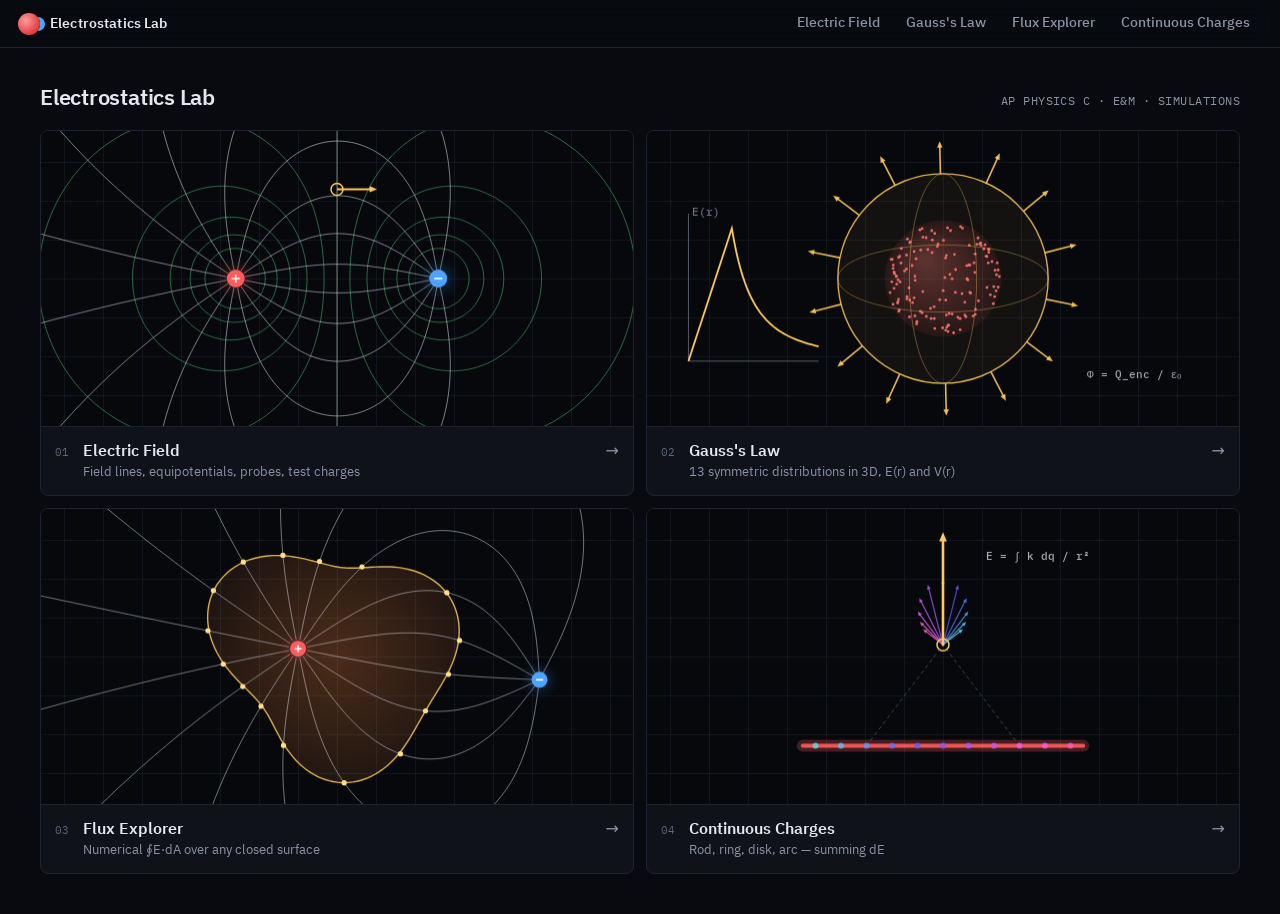
<file: index.html>
<!doctype html>
<html lang="en">
<head>
<meta charset="utf-8">
<meta name="viewport" content="width=device-width, initial-scale=1">
<title>Electrostatics Lab</title>
<meta name="description" content="Interactive electric field and Gauss's law simulations for AP Physics C: E&M.">
<link rel="stylesheet" href="css/style.css">
</head>
<body>
<header id="nav"></header>

<main class="home">
  <div class="home-head">
    <h1>Electrostatics Lab</h1>
    <p>AP PHYSICS C · E&amp;M · SIMULATIONS</p>
  </div>
  <div class="tiles">
    <a class="tile" href="field.html">
      <canvas data-kind="field" aria-hidden="true"></canvas>
      <div class="tile-body"><span class="num">01</span><div><h2>Electric Field</h2><p>Field lines, equipotentials, probes, test charges</p></div><span class="go">→</span></div>
    </a>
    <a class="tile" href="gauss.html">
      <canvas data-kind="gauss" aria-hidden="true"></canvas>
      <div class="tile-body"><span class="num">02</span><div><h2>Gauss's Law</h2><p>13 symmetric distributions in 3D, E(r) and V(r)</p></div><span class="go">→</span></div>
    </a>
    <a class="tile" href="flux.html">
      <canvas data-kind="flux" aria-hidden="true"></canvas>
      <div class="tile-body"><span class="num">03</span><div><h2>Flux Explorer</h2><p>Numerical ∮E·dA over any closed surface</p></div><span class="go">→</span></div>
    </a>
    <a class="tile" href="distributions.html">
      <canvas data-kind="dist" aria-hidden="true"></canvas>
      <div class="tile-body"><span class="num">04</span><div><h2>Continuous Charges</h2><p>Rod, ring, disk, arc — summing dE</p></div><span class="go">→</span></div>
    </a>
  </div>
</main>

<script src="js/common.js"></script>
<script>
EL.buildNav('home');
(function () {
  const PI = Math.PI;
  const fieldAt = (cs, x, y) => {
    let ex = 0, ey = 0, v = 0;
    for (const c of cs) { const dx = x - c.x, dy = y - c.y, r2 = dx * dx + dy * dy + 1e-6, r = Math.sqrt(r2); ex += c.q * dx / (r2 * r); ey += c.q * dy / (r2 * r); v += c.q / r; }
    return [ex, ey, v];
  };
  function lines(ctx, T, cs, perQ, alpha = 0.55, onStep) {
    ctx.strokeStyle = `rgba(226,231,240,${alpha})`; ctx.lineWidth = 1;
    for (const c of cs) {
      if (c.q <= 0) continue;
      const n = Math.round(perQ * c.q);
      for (let k = 0; k < n; k++) {
        const a = PI / n + 2 * PI * k / n;
        let x = c.x + Math.cos(a) * 0.12, y = c.y + Math.sin(a) * 0.12;
        ctx.beginPath(); ctx.moveTo(...T(x, y));
        for (let i = 0; i < 500; i++) {
          const [ex, ey] = fieldAt(cs, x, y), m = Math.hypot(ex, ey) || 1;
          const nx = x + ex / m * 0.02, ny = y + ey / m * 0.02;
          if (onStep) onStep(x, y, nx, ny);
          x = nx; y = ny; ctx.lineTo(...T(x, y));
          if (cs.some(o => o.q < 0 && Math.hypot(x - o.x, y - o.y) < 0.1) || Math.abs(x) > 6 || Math.abs(y) > 4) break;
        }
        ctx.stroke();
      }
    }
  }
  function charge(ctx, T, s, x, y, q, r = 8) {
    const [px, py] = T(x, y);
    const g = ctx.createRadialGradient(px, py, 0, px, py, r * 3);
    g.addColorStop(0, q > 0 ? 'rgba(255,93,93,0.35)' : 'rgba(77,163,255,0.35)'); g.addColorStop(1, 'rgba(0,0,0,0)');
    ctx.fillStyle = g; ctx.beginPath(); ctx.arc(px, py, r * 3, 0, 2 * PI); ctx.fill();
    ctx.fillStyle = q > 0 ? '#ff5d5d' : '#4da3ff'; ctx.beginPath(); ctx.arc(px, py, r, 0, 2 * PI); ctx.fill();
    ctx.strokeStyle = '#fff'; ctx.lineWidth = 1.6; ctx.beginPath();
    ctx.moveTo(px - r * .45, py); ctx.lineTo(px + r * .45, py);
    if (q > 0) { ctx.moveTo(px, py - r * .45); ctx.lineTo(px, py + r * .45); }
    ctx.stroke();
  }
  function arrowTo(ctx, x0, y0, x1, y1, color, w = 1.6, head = 6) {
    const a = Math.atan2(y1 - y0, x1 - x0);
    ctx.strokeStyle = ctx.fillStyle = color; ctx.lineWidth = w;
    ctx.beginPath(); ctx.moveTo(x0, y0); ctx.lineTo(x1 - Math.cos(a) * head * .6, y1 - Math.sin(a) * head * .6); ctx.stroke();
    ctx.beginPath(); ctx.moveTo(x1, y1);
    ctx.lineTo(x1 - head * Math.cos(a - .4), y1 - head * Math.sin(a - .4));
    ctx.lineTo(x1 - head * Math.cos(a + .4), y1 - head * Math.sin(a + .4)); ctx.closePath(); ctx.fill();
  }
  function grid(ctx, w, h, s, cx, cy) {
    ctx.strokeStyle = 'rgba(42,50,66,0.35)'; ctx.lineWidth = 1; ctx.beginPath();
    for (let x = cx % (s / 2); x < w; x += s / 2) { ctx.moveTo(Math.round(x) + .5, 0); ctx.lineTo(Math.round(x) + .5, h); }
    for (let y = cy % (s / 2); y < h; y += s / 2) { ctx.moveTo(0, Math.round(y) + .5); ctx.lineTo(w, Math.round(y) + .5); }
    ctx.stroke();
  }
  function contours(ctx, T, cs, levels, x0, x1, y0, y1, step) {
    const nx = Math.ceil((x1 - x0) / step), ny = Math.ceil((y1 - y0) / step);
    const V = []; for (let j = 0; j <= ny; j++) { V.push([]); for (let i = 0; i <= nx; i++) V[j].push(fieldAt(cs, x0 + i * step, y0 + j * step)[2]); }
    ctx.lineWidth = 1;
    for (const L of levels) {
      ctx.strokeStyle = L === 0 ? 'rgba(220,255,230,0.5)' : 'rgba(87,227,137,0.45)';
      ctx.beginPath();
      for (let j = 0; j < ny; j++) for (let i = 0; i < nx; i++) {
        const a = V[j][i], b = V[j][i + 1], c = V[j + 1][i + 1], d = V[j + 1][i];
        const pts = [];
        const edge = (p, q, xa, ya, xb, yb) => { if ((p > L) !== (q > L)) { const t = (L - p) / (q - p); pts.push([xa + (xb - xa) * t, ya + (yb - ya) * t]); } };
        const X = x0 + i * step, Y = y0 + j * step;
        edge(a, b, X, Y, X + step, Y); edge(b, c, X + step, Y, X + step, Y + step); edge(d, c, X, Y + step, X + step, Y + step); edge(a, d, X, Y, X, Y + step);
        if (pts.length >= 2) { ctx.moveTo(...T(...pts[0])); ctx.lineTo(...T(...pts[1])); }
        if (pts.length === 4) { ctx.moveTo(...T(...pts[2])); ctx.lineTo(...T(...pts[3])); }
      }
      ctx.stroke();
    }
  }

  const DRAW = {
    field(ctx, w, h, s, T) {
      const cs = [{ x: -1.3, y: 0, q: 1 }, { x: 1.3, y: 0, q: -1 }];
      contours(ctx, T, cs, [-2.2, -1.4, -0.9, -0.5, -0.2, 0, 0.2, 0.5, 0.9, 1.4, 2.2], -4.5, 4.5, -2.2, 2.2, 0.06);
      lines(ctx, T, cs, 16);
      for (const c of cs) charge(ctx, T, s, c.x, c.y, c.q, 9);
      const [px, py] = T(0, 1.15), [ex, ey] = fieldAt(cs, 0, 1.15), m = Math.hypot(ex, ey);
      ctx.strokeStyle = '#ffc95c'; ctx.lineWidth = 1.5; ctx.beginPath(); ctx.arc(px, py, 6, 0, 2 * PI); ctx.stroke();
      arrowTo(ctx, px, py, px + ex / m * 40, py - ey / m * 40, '#ffc95c', 2, 8);
    },
    gauss(ctx, w, h, s, T) {
      const [cx, cy] = T(0, 0), R = s * 0.75, r = s * 1.35;
      // charged sphere
      const g = ctx.createRadialGradient(cx - R * .3, cy - R * .3, R * .1, cx, cy, R);
      g.addColorStop(0, 'rgba(255,120,120,0.30)'); g.addColorStop(1, 'rgba(255,93,93,0.08)');
      ctx.fillStyle = g; ctx.beginPath(); ctx.arc(cx, cy, R, 0, 2 * PI); ctx.fill();
      let seed = 7; const rnd = () => (seed = (seed * 16807) % 2147483647) / 2147483647;
      for (let i = 0; i < 140; i++) {
        const rr = R * Math.cbrt(rnd()) * 0.97, a = rnd() * 2 * PI;
        ctx.fillStyle = 'rgba(255,110,110,0.9)'; ctx.beginPath(); ctx.arc(cx + rr * Math.cos(a), cy + rr * Math.sin(a) * 0.98, 1.4, 0, 2 * PI); ctx.fill();
      }
      // Gaussian sphere: outline, equator and meridian ellipses
      ctx.strokeStyle = 'rgba(255,201,92,0.85)'; ctx.lineWidth = 1.4;
      ctx.beginPath(); ctx.arc(cx, cy, r, 0, 2 * PI); ctx.stroke();
      ctx.strokeStyle = 'rgba(255,201,92,0.35)'; ctx.lineWidth = 1;
      for (const k of [0.32]) { ctx.beginPath(); ctx.ellipse(cx, cy, r, r * k, 0, 0, 2 * PI); ctx.stroke(); ctx.beginPath(); ctx.ellipse(cx, cy, r * k, r, 0, 0, 2 * PI); ctx.stroke(); }
      ctx.fillStyle = 'rgba(255,201,92,0.05)'; ctx.beginPath(); ctx.arc(cx, cy, r, 0, 2 * PI); ctx.fill();
      for (let i = 0; i < 14; i++) {
        const a = 2 * PI * i / 14 + 0.2;
        arrowTo(ctx, cx + r * Math.cos(a), cy + r * Math.sin(a), cx + (r + s * 0.42) * Math.cos(a), cy + (r + s * 0.42) * Math.sin(a), 'rgba(255,201,92,0.9)', 1.6, 7);
      }
      ctx.fillStyle = 'rgba(228,231,238,0.7)'; ctx.font = '500 11px "Plex Mono", monospace';
      if (w > 520) ctx.fillText('Φ = Q_enc / ε₀', cx + r + s * 0.5, cy + r * 0.95);
      // small E(r) sketch on the left
      const gx = w * 0.07, gy = h * 0.78, gw = w * 0.22, gh = h * 0.5;
      ctx.strokeStyle = 'rgba(138,147,166,0.6)'; ctx.lineWidth = 1;
      ctx.beginPath(); ctx.moveTo(gx, gy - gh); ctx.lineTo(gx, gy); ctx.lineTo(gx + gw, gy); ctx.stroke();
      ctx.strokeStyle = '#ffc95c'; ctx.lineWidth = 1.8; ctx.beginPath();
      for (let i = 0; i <= 60; i++) { const u = i / 60 * 3, e = u < 1 ? u : 1 / (u * u); const X = gx + gw * u / 3, Y = gy - gh * 0.9 * e; i ? ctx.lineTo(X, Y) : ctx.moveTo(X, Y); }
      ctx.stroke();
      ctx.fillStyle = 'rgba(138,147,166,0.8)'; ctx.fillText('E(r)', gx + 4, gy - gh + 2);
    },
    flux(ctx, w, h, s, T) {
      const cs = [{ x: -0.5, y: 0.1, q: 1 }, { x: 2.6, y: -0.3, q: -0.7 }];
      const rad = th => 1.45 * (1 + 0.16 * Math.sin(3 * th) + 0.08 * Math.cos(2 * th + 1));
      const inside = (x, y) => Math.hypot(x, y) < rad(Math.atan2(y, x));
      ctx.beginPath();
      for (let i = 0; i <= 200; i++) { const th = 2 * PI * i / 200, r = rad(th); const p = T(r * Math.cos(th), r * Math.sin(th)); i ? ctx.lineTo(...p) : ctx.moveTo(...p); }
      ctx.closePath();
      const [cx, cy] = T(0, 0);
      const g = ctx.createRadialGradient(cx, cy, 0, cx, cy, s * 1.7);
      g.addColorStop(0, 'rgba(255,138,61,0.28)'); g.addColorStop(1, 'rgba(255,138,61,0.10)');
      ctx.fillStyle = g; ctx.fill();
      ctx.strokeStyle = 'rgba(255,201,92,0.85)'; ctx.lineWidth = 1.4; ctx.stroke();
      const dots = [];
      lines(ctx, T, cs, 16, 0.5, (x, y, nx, ny) => { if (inside(x, y) !== inside(nx, ny)) dots.push([nx, ny, inside(x, y)]); });
      for (const [x, y, out] of dots) { const p = T(x, y); ctx.fillStyle = out ? '#ffe08a' : '#5fd0ff'; ctx.beginPath(); ctx.arc(p[0], p[1], 2.6, 0, 2 * PI); ctx.fill(); }
      for (const c of cs) charge(ctx, T, s, c.x, c.y, c.q, 8);
    },
    dist(ctx, w, h, s, T) {
      const N = 11, L = 3.6, yR = -1.15, P = [0, 0.15];
      const [a0, b0] = T(-L / 2, yR), [a1] = T(L / 2, yR);
      ctx.strokeStyle = 'rgba(255,93,93,0.25)'; ctx.lineWidth = 12; ctx.lineCap = 'round';
      ctx.beginPath(); ctx.moveTo(a0, b0); ctx.lineTo(a1, b0); ctx.stroke();
      ctx.strokeStyle = 'rgba(255,93,93,0.9)'; ctx.lineWidth = 4; ctx.beginPath(); ctx.moveTo(a0, b0); ctx.lineTo(a1, b0); ctx.stroke();
      const [px, py] = T(...P);
      let sx = 0, sy = 0; const des = [];
      for (let i = 0; i < N; i++) {
        const x = -L / 2 + (i + 0.5) * L / N, dx = P[0] - x, dy = P[1] - yR, r2 = dx * dx + dy * dy, r = Math.sqrt(r2);
        des.push([dx / (r2 * r), dy / (r2 * r), i / (N - 1), x]); sx += dx / (r2 * r); sy += dy / (r2 * r);
      }
      const maxd = Math.max(...des.map(d => Math.hypot(d[0], d[1]))), S = s * 0.85 / maxd;
      for (const i of [2, N - 3]) { const q = T(des[i][3], yR); ctx.strokeStyle = 'rgba(228,231,238,0.25)'; ctx.setLineDash([3, 4]); ctx.lineWidth = 1; ctx.beginPath(); ctx.moveTo(q[0], q[1]); ctx.lineTo(px, py); ctx.stroke(); ctx.setLineDash([]); }
      for (const [ex, ey, t, x] of des) {
        const col = `hsla(${190 + 130 * t},90%,66%,0.8)`;
        const q = T(x, yR); ctx.fillStyle = col; ctx.beginPath(); ctx.arc(q[0], q[1], 3, 0, 2 * PI); ctx.fill();
        arrowTo(ctx, px, py, px + ex * S, py - ey * S, col, 1.2, 5);
      }
      const m = Math.hypot(sx, sy);
      arrowTo(ctx, px, py, px + sx / m * s * 1.45, py - sy / m * s * 1.45, '#ffc95c', 2.6, 10);
      ctx.strokeStyle = '#ffc95c'; ctx.lineWidth = 1.5; ctx.beginPath(); ctx.arc(px, py, 6, 0, 2 * PI); ctx.stroke();
      ctx.fillStyle = 'rgba(228,231,238,0.75)'; ctx.font = '500 11px "Plex Mono", monospace';
      if (w > 520) ctx.fillText('E = ∫ k dq / r²', px + s * 0.55, py - s * 1.1);
    }
  };

  function drawAll() {
    document.querySelectorAll('canvas[data-kind]').forEach(cv => {
      const ctx = cv.getContext('2d');
      const { w, h } = EL.fitCanvas(cv, ctx);
      ctx.fillStyle = '#06080c'; ctx.fillRect(0, 0, w, h);
      const s = h / 3.8, cx = w / 2, cy = h / 2;
      grid(ctx, w, h, s, cx, cy);
      const T = (x, y) => [cx + x * s, cy - y * s];
      DRAW[cv.dataset.kind](ctx, w, h, s, T);
    });
  }
  let raf = 0;
  const schedule = () => { cancelAnimationFrame(raf); raf = requestAnimationFrame(drawAll); };
  new ResizeObserver(schedule).observe(document.querySelector('.tiles'));
  if (document.fonts) document.fonts.ready.then(schedule);
})();
</script>
</body>
</html>
</file>
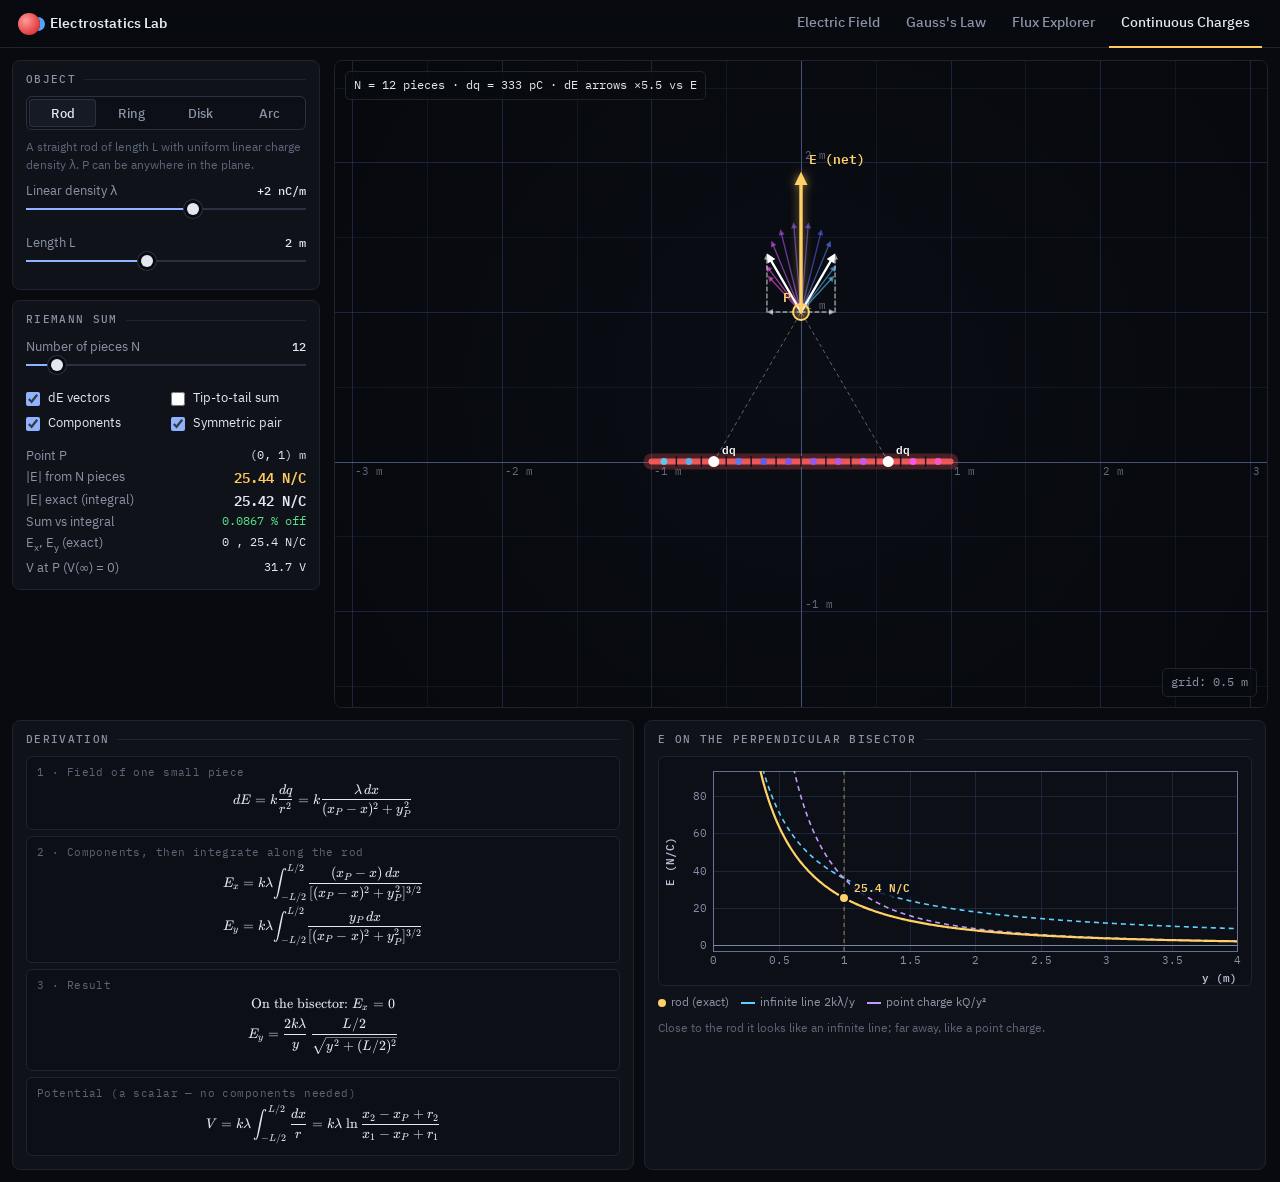
<file: distributions.html>
<!doctype html>
<html lang="en">
<head>
<meta charset="utf-8">
<meta name="viewport" content="width=device-width, initial-scale=1">
<title>Continuous Charges</title>
<meta name="description" content="See how the electric field of a rod, ring, disk and arc is built from dq elements — numerical sum vs exact integral.">
<link rel="stylesheet" href="vendor/katex/katex.min.css">
<link rel="stylesheet" href="css/style.css">
</head>
<body>
<header id="nav"></header>

<main class="lab three-col">
  <aside class="sidebar">

    <section class="panel">
      <h3><span class="dot"></span>Object</h3>
      <div class="seg" id="modeSeg">
        <button data-m="rod" class="active">Rod</button>
        <button data-m="ring">Ring</button>
        <button data-m="disk">Disk</button>
        <button data-m="arc">Arc</button>
      </div>
      <p class="hint" id="modeDesc" style="margin-top:8px"></p>
      <div id="paramBox"></div>
    </section>

    <section class="panel">
      <h3><span class="dot" style="background:var(--gauss);box-shadow:0 0 8px var(--gauss)"></span>Riemann sum</h3>
      <div class="slider"><div class="top"><span>Number of pieces N</span><b id="NVal"></b></div><input type="range" id="N" min="1" max="120" step="1" value="12"></div>
      <div class="checks" style="margin-top:6px">
        <label class="check"><input type="checkbox" id="optDE" checked> dE vectors</label>
        <label class="check"><input type="checkbox" id="optChain"> Tip-to-tail sum</label>
        <label class="check"><input type="checkbox" id="optComp" checked> Components</label>
        <label class="check"><input type="checkbox" id="optPair" checked> Symmetric pair</label>
      </div>
      <dl class="readout" style="margin-top:10px">
        <dt>Point P</dt><dd id="o_P">—</dd>
        <dt>|E| from N pieces</dt><dd id="o_Enum" class="big hl-g">—</dd>
        <dt>|E| exact (integral)</dt><dd id="o_Eex" class="big">—</dd>
        <dt>Sum vs integral</dt><dd id="o_err">—</dd>
        <dt>E<sub>x</sub>, E<sub>y</sub> (exact)</dt><dd id="o_comp">—</dd>
        <dt>V at P (V(∞) = 0)</dt><dd id="o_V">—</dd>
      </dl>
    </section>
  </aside>

  <div class="stage" id="stage">
    <canvas id="cv" aria-label="Continuous charge distribution canvas"></canvas>
    <div class="hud tl" id="hud"></div>
    <div class="hud br" id="scaleHud">grid: 0.5 m</div>
  </div>

  <aside class="rightcol">
    <section class="panel">
      <h3><span class="dot" style="background:var(--gauss);box-shadow:0 0 8px var(--gauss)"></span>Derivation</h3>
      <div class="formula"><span class="cap" id="f1cap">1 · Field of one small piece</span><span id="f1"></span></div>
      <div class="formula"><span class="cap" id="f2cap">2 · Use symmetry, then integrate</span><span id="f2"></span></div>
      <div class="formula"><span class="cap">3 · Result</span><span id="f3"></span></div>
      <div class="formula"><span class="cap">Potential (a scalar — no components needed)</span><span id="f4"></span></div>
    </section>
    <section class="panel">
      <h3><span class="dot" style="background:var(--gauss);box-shadow:0 0 8px var(--gauss)"></span><span id="gTitle">Graph</span></h3>
      <div class="graph" style="height:230px"><canvas id="graph"></canvas></div>
      <div class="legend" id="gLegend" style="margin-top:8px"></div>
      <p class="hint" id="gNote"></p>
    </section>
  </aside>
</main>

<script src="vendor/katex/katex.min.js"></script>
<script src="js/common.js"></script>
<script src="js/plot.js"></script>
<script src="js/distributions.js"></script>
</body>
</html>
</file>
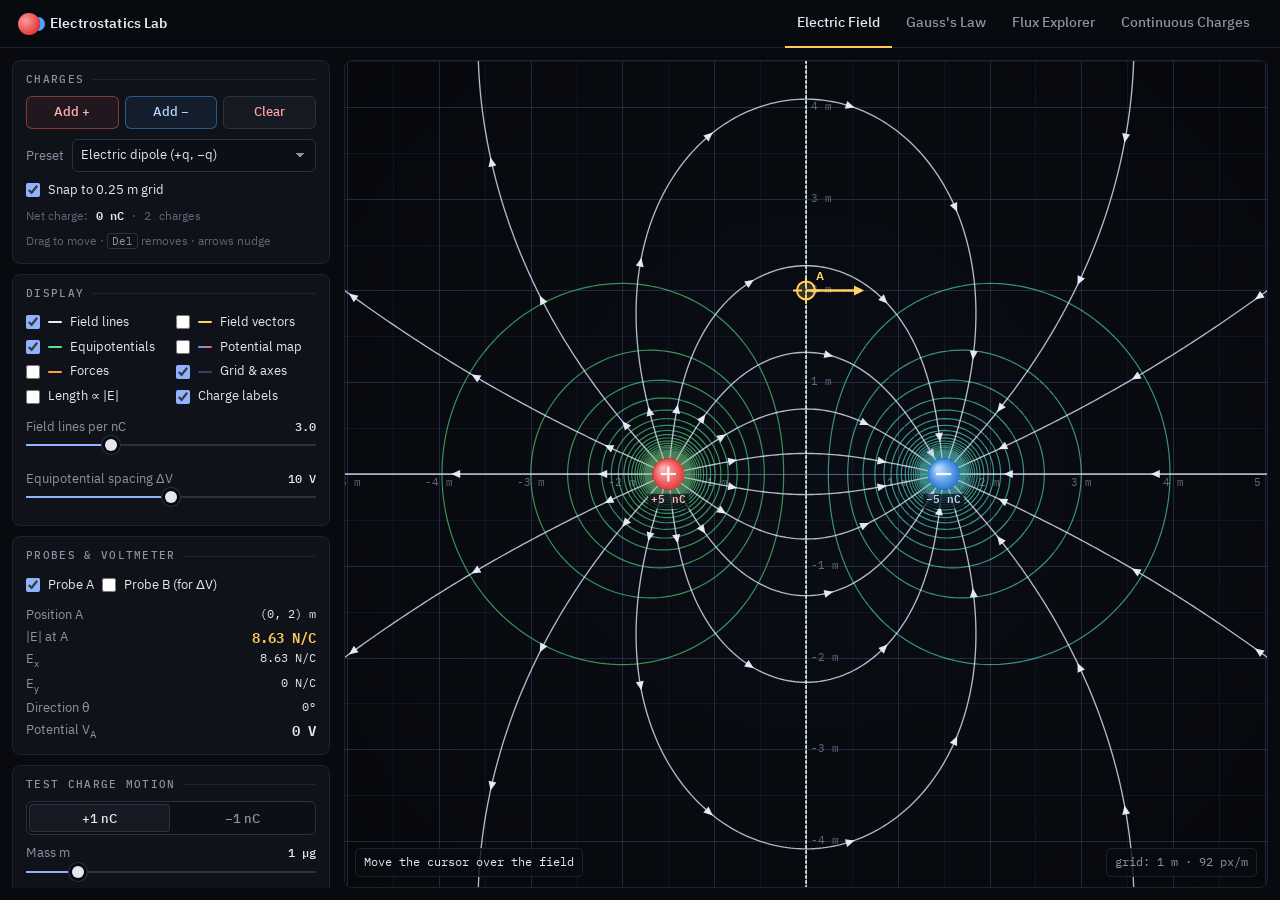
<file: field.html>
<!doctype html>
<html lang="en">
<head>
<meta charset="utf-8">
<meta name="viewport" content="width=device-width, initial-scale=1">
<title>Electric Field Lab</title>
<meta name="description" content="Interactive electric field, field line, equipotential and potential simulator for AP Physics C: E&M.">
<link rel="stylesheet" href="vendor/katex/katex.min.css">
<link rel="stylesheet" href="css/style.css">
</head>
<body>
<header id="nav"></header>

<main class="lab">
  <aside class="sidebar">

    <section class="panel">
      <h3><span class="dot"></span>Charges</h3>
      <div class="btn-group">
        <button class="btn pos" id="addPos">Add +</button>
        <button class="btn neg" id="addNeg">Add −</button>
        <button class="btn danger" id="clearAll">Clear</button>
      </div>
      <div class="row" style="margin-top:10px">
        <label for="preset" style="flex:none">Preset</label>
        <select id="preset" class="grow">
          <option value="">Choose a configuration…</option>
          <option value="single">Single positive charge</option>
          <option value="singleNeg">Single negative charge</option>
          <option value="dipole" selected>Electric dipole (+q, −q)</option>
          <option value="like">Two like charges (+q, +q)</option>
          <option value="unequal">Unequal charges (+2q, −q)</option>
          <option value="quad">Quadrupole</option>
          <option value="triangle">Equilateral triangle</option>
          <option value="capacitor">Parallel-plate capacitor</option>
          <option value="rod">Uniformly charged rod</option>
          <option value="rodPoint">Charged rod + point charge</option>
          <option value="random">Random</option>
        </select>
      </div>
      <div class="row" style="margin-top:6px">
        <label class="check"><input type="checkbox" id="snap" checked> Snap to 0.25 m grid</label>
      </div>
      <div class="row hint" style="margin-top:4px">Net charge: <b id="netQ" class="mono" style="color:var(--text)">0 nC</b> · <span id="nCharges">0</span> charges</div>

      <div id="selBox" style="display:none; margin-top:10px; border-top:1px solid var(--line); padding-top:10px">
        <div class="row" style="justify-content:space-between">
          <b style="font-size:13.5px">Selected charge</b>
          <button class="btn small danger" id="delSel">Delete</button>
        </div>
        <div class="slider">
          <div class="top"><span>Charge q</span><b id="selQVal"></b></div>
          <input type="range" id="selQ" min="-10" max="10" step="0.5" value="5">
        </div>
        <div class="row" style="margin-top:6px">
          <label>x (m)</label><input type="number" id="selX" step="0.25" style="width:80px">
          <label>y (m)</label><input type="number" id="selY" step="0.25" style="width:80px">
        </div>
        <dl class="readout" style="margin-top:8px">
          <dt>Net force on it</dt><dd id="selF">—</dd>
          <dt>Direction</dt><dd id="selFdir">—</dd>
        </dl>
      </div>
      <p class="hint">Drag to move · <kbd>Del</kbd> removes · arrows nudge</p>
    </section>

    <section class="panel">
      <h3><span class="dot" style="background:var(--equi);box-shadow:0 0 8px var(--equi)"></span>Display</h3>
      <div class="checks">
        <label class="check"><input type="checkbox" id="showLines" checked><span class="swatch" style="background:#e6ecff"></span>Field lines</label>
        <label class="check"><input type="checkbox" id="showVectors"><span class="swatch" style="background:#ffd166"></span>Field vectors</label>
        <label class="check"><input type="checkbox" id="showEqui" checked><span class="swatch" style="background:var(--equi)"></span>Equipotentials</label>
        <label class="check"><input type="checkbox" id="showHeat"><span class="swatch" style="background:linear-gradient(90deg,var(--neg),var(--pos))"></span>Potential map</label>
        <label class="check"><input type="checkbox" id="showForces"><span class="swatch" style="background:#ff9f43"></span>Forces</label>
        <label class="check"><input type="checkbox" id="showGrid" checked><span class="swatch" style="background:#33406a"></span>Grid &amp; axes</label>
        <label class="check"><input type="checkbox" id="vecLen"> Length ∝ |E|</label>
        <label class="check"><input type="checkbox" id="showLabels" checked> Charge labels</label>
      </div>
      <div class="slider">
        <div class="top"><span>Field lines per nC</span><b id="densityVal"></b></div>
        <input type="range" id="density" min="1" max="8" step="0.5" value="3">
      </div>
      <div class="slider">
        <div class="top"><span>Equipotential spacing ΔV</span><b id="dVVal"></b></div>
        <input type="range" id="dV" min="0" max="6" step="1" value="3">
      </div>
    </section>

    <section class="panel">
      <h3><span class="dot" style="background:var(--gauss);box-shadow:0 0 8px var(--gauss)"></span>Probes &amp; Voltmeter</h3>
      <div class="row">
        <label class="check"><input type="checkbox" id="probeA" checked> Probe A</label>
        <label class="check"><input type="checkbox" id="probeB"> Probe B (for ΔV)</label>
      </div>
      <dl class="readout" style="margin-top:8px">
        <dt>Position A</dt><dd id="pA_pos">—</dd>
        <dt>|E| at A</dt><dd id="pA_E" class="big hl-g">—</dd>
        <dt>E<sub>x</sub></dt><dd id="pA_Ex">—</dd>
        <dt>E<sub>y</sub></dt><dd id="pA_Ey">—</dd>
        <dt>Direction θ</dt><dd id="pA_dir">—</dd>
        <dt>Potential V<sub>A</sub></dt><dd id="pA_V" class="big">—</dd>
      </dl>
      <dl class="readout" id="pBbox" style="margin-top:8px; display:none; border-top:1px solid var(--line); padding-top:8px">
        <dt>V<sub>B</sub></dt><dd id="pB_V">—</dd>
        <dt>ΔV = V<sub>B</sub> − V<sub>A</sub></dt><dd id="pB_dV" class="big">—</dd>
        <dt>W<sub>ext</sub> to move +1 nC A→B</dt><dd id="pB_W">—</dd>
        <dt>W<sub>field</sub> = −qΔV</dt><dd id="pB_Wf">—</dd>
      </dl>
    </section>

    <section class="panel">
      <h3><span class="dot" style="background:#c39bff;box-shadow:0 0 8px #c39bff"></span>Test charge motion</h3>
      <div class="seg" id="testSign">
        <button data-v="1" class="active">+1 nC</button>
        <button data-v="-1">−1 nC</button>
      </div>
      <div class="slider">
        <div class="top"><span>Mass m</span><b id="massVal"></b></div>
        <input type="range" id="mass" min="0.2" max="5" step="0.1" value="1">
      </div>
      <div class="slider">
        <div class="top"><span>Time scale</span><b id="tscaleVal"></b></div>
        <input type="range" id="tscale" min="0.05" max="2" step="0.05" value="0.5">
      </div>
      <div class="btn-group" style="margin-top:8px">
        <button class="btn primary" id="launchBtn">Launch…</button>
        <button class="btn" id="pauseBtn">Pause</button>
        <button class="btn" id="clearParticles">Clear</button>
      </div>
      <dl class="readout" style="margin-top:10px">
        <dt>Speed v</dt><dd id="t_v">—</dd>
        <dt>Kinetic K</dt><dd id="t_K">—</dd>
        <dt>Potential U = qV</dt><dd id="t_U">—</dd>
        <dt>Total K + U</dt><dd id="t_E" class="big">—</dd>
        <dt>Energy drift</dt><dd id="t_drift">—</dd>
      </dl>
      <p class="hint">Press Launch, then drag on the field to aim.</p>
    </section>

    <details class="panel notes">
      <summary>Equations</summary>
      <div class="formula"><span class="cap">Coulomb's law</span><span data-tex="\vec F_{12} = k\dfrac{q_1 q_2}{r^2}\,\hat r_{12},\quad k=\dfrac{1}{4\pi\varepsilon_0}" data-display></span></div>
      <div class="formula"><span class="cap">Superposition of point-charge fields</span><span data-tex="\vec E(\vec r)=\sum_i k\dfrac{q_i}{|\vec r-\vec r_i|^2}\,\hat r_i,\qquad \vec F = q\vec E" data-display></span></div>
      <div class="formula"><span class="cap">Potential (V = 0 at infinity)</span><span data-tex="V(\vec r)=\sum_i k\dfrac{q_i}{|\vec r-\vec r_i|},\qquad U=qV" data-display></span></div>
      <div class="formula"><span class="cap">Field ↔ potential</span><span data-tex="\vec E=-\nabla V,\qquad \Delta V=-\int_A^B \vec E\cdot d\vec\ell" data-display></span></div>
    </details>
  </aside>

  <div class="stage" id="stage">
    <canvas id="cv" aria-label="Electric field canvas"></canvas>
    <div class="hud bl" id="hud">Move the cursor over the field</div>
    <div class="hud br" id="scaleHud">grid: 1 m</div>
    <div class="toast" id="toast"></div>
  </div>
</main>

<script src="vendor/katex/katex.min.js"></script>
<script src="js/common.js"></script>
<script src="js/field.js"></script>
</body>
</html>
</file>
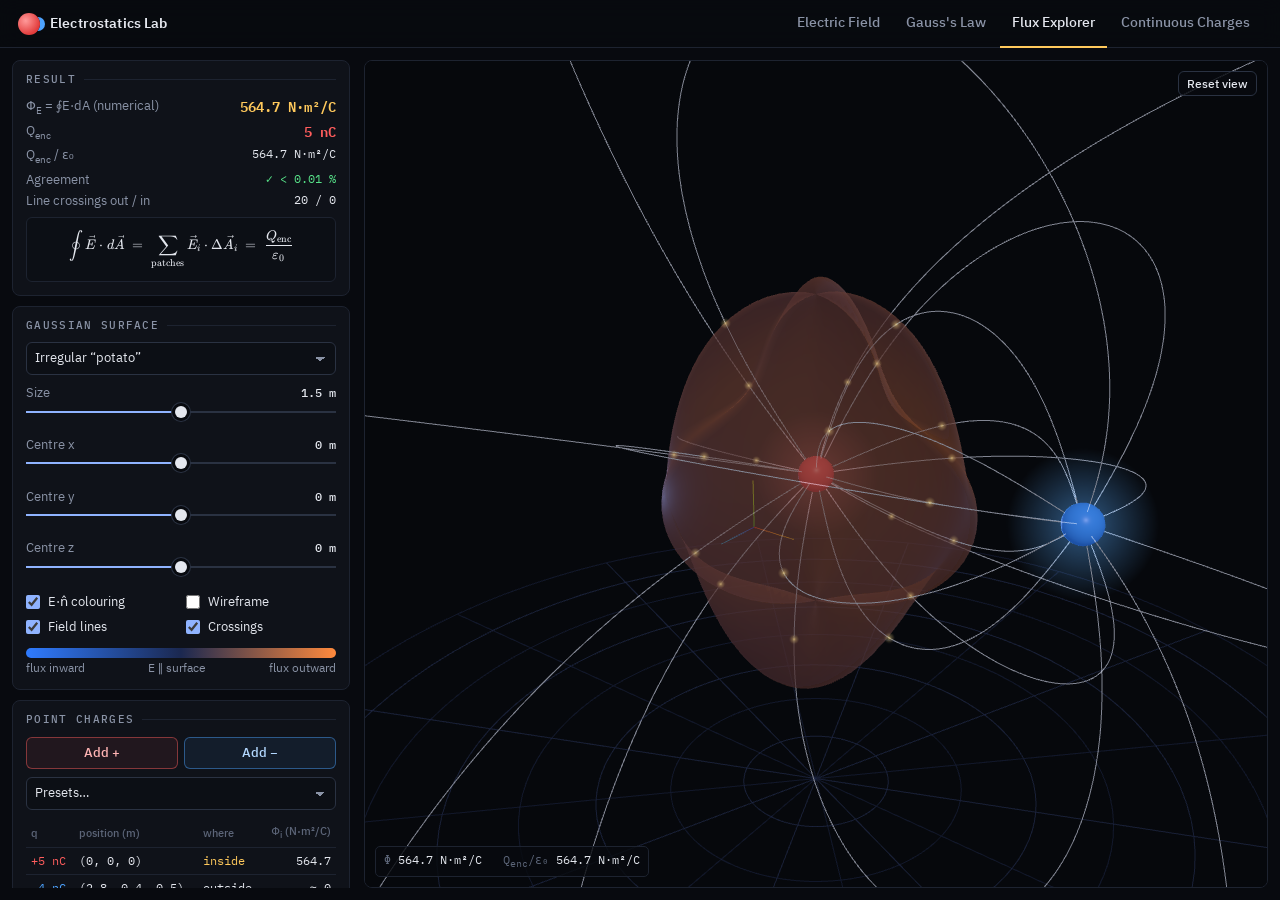
<file: flux.html>
<!doctype html>
<html lang="en">
<head>
<meta charset="utf-8">
<meta name="viewport" content="width=device-width, initial-scale=1">
<title>3D Flux Explorer</title>
<meta name="description" content="Numerically integrate electric flux through any closed surface around 3D point charges and verify Gauss's law.">
<link rel="stylesheet" href="vendor/katex/katex.min.css">
<link rel="stylesheet" href="css/style.css">
</head>
<body>
<header id="nav"></header>

<main class="lab wide-side">
  <aside class="sidebar">

    <section class="panel">
      <h3><span class="dot" style="background:var(--gauss);box-shadow:0 0 8px var(--gauss)"></span>Result</h3>
      <dl class="readout">
        <dt>Φ<sub>E</sub> = ∮E·dA (numerical)</dt><dd id="r_flux" class="big hl-g">—</dd>
        <dt>Q<sub>enc</sub></dt><dd id="r_qenc" class="big">—</dd>
        <dt>Q<sub>enc</sub> / ε₀</dt><dd id="r_pred">—</dd>
        <dt>Agreement</dt><dd id="r_err">—</dd>
        <dt>Line crossings out / in</dt><dd id="r_lines">—</dd>
      </dl>
      <div class="formula" style="margin-top:8px"><span data-tex="\oint \vec E\cdot d\vec A \;=\; \sum_{\text{patches}} \vec E_i\cdot \Delta\vec A_i \;=\; \frac{Q_{\text{enc}}}{\varepsilon_0}" data-display></span></div>
      <p class="hint" id="r_warn" style="color:var(--warn)"></p>
    </section>

    <section class="panel">
      <h3><span class="dot" style="background:var(--gauss);box-shadow:0 0 8px var(--gauss)"></span>Gaussian surface</h3>
      <select id="shape" aria-label="Surface shape">
        <option value="sphere">Sphere</option>
        <option value="cube">Cube</option>
        <option value="cylinder">Cylinder</option>
        <option value="ellipsoid">Ellipsoid</option>
        <option value="potato" selected>Irregular “potato”</option>
      </select>
      <div class="slider"><div class="top"><span>Size</span><b id="sizeVal"></b></div><input type="range" id="size" min="0.5" max="2.5" step="0.05" value="1.5"></div>
      <div class="slider"><div class="top"><span>Centre x</span><b id="cxVal"></b></div><input type="range" id="cx" min="-3" max="3" step="0.05" value="0"></div>
      <div class="slider"><div class="top"><span>Centre y</span><b id="cyVal"></b></div><input type="range" id="cy" min="-3" max="3" step="0.05" value="0"></div>
      <div class="slider"><div class="top"><span>Centre z</span><b id="czVal"></b></div><input type="range" id="cz" min="-3" max="3" step="0.05" value="0"></div>
      <div class="checks" style="margin-top:8px">
        <label class="check"><input type="checkbox" id="optHeat" checked> E·n̂ colouring</label>
        <label class="check"><input type="checkbox" id="optWire"> Wireframe</label>
        <label class="check"><input type="checkbox" id="optLines" checked> Field lines</label>
        <label class="check"><input type="checkbox" id="optCross" checked> Crossings</label>
      </div>
      <div style="margin-top:8px">
        <div style="height:10px;border-radius:5px;background:linear-gradient(90deg,#2f7bff,#1b2850 50%,#ff8a3d)"></div>
        <div class="row" style="justify-content:space-between;font-size:11.5px;color:var(--muted);margin-top:2px"><span>flux inward</span><span>E ∥ surface</span><span>flux outward</span></div>
      </div>
    </section>

    <section class="panel">
      <h3><span class="dot"></span>Point charges</h3>
      <div class="btn-group">
        <button class="btn pos" id="addPos">Add +</button>
        <button class="btn neg" id="addNeg">Add −</button>
      </div>
      <div class="row" style="margin-top:8px">
        <select id="preset" aria-label="Preset">
          <option value="">Presets…</option>
          <option value="inside">One charge inside</option>
          <option value="outside">One inside, one outside</option>
          <option value="dipoleIn">Dipole fully inside (zero net charge)</option>
          <option value="straddle">Dipole straddling the surface</option>
          <option value="three">Three charges</option>
        </select>
      </div>
      <table class="data" style="margin-top:10px" id="chargeTable">
        <thead><tr><th>q</th><th>position (m)</th><th>where</th><th class="r">Φ<sub>i</sub> (N·m²/C)</th></tr></thead>
        <tbody></tbody>
      </table>
      <div id="selBox" style="display:none; margin-top:10px; border-top:1px solid var(--line); padding-top:8px">
        <div class="row" style="justify-content:space-between"><b style="font-size:13.5px">Selected charge</b><button class="btn small danger" id="delSel">Delete</button></div>
        <div class="slider"><div class="top"><span>q</span><b id="sqVal"></b></div><input type="range" id="sq" min="-10" max="10" step="0.5" value="5"></div>
        <div class="slider"><div class="top"><span>x</span><b id="sxVal"></b></div><input type="range" id="sx" min="-4" max="4" step="0.05" value="0"></div>
        <div class="slider"><div class="top"><span>y</span><b id="syVal"></b></div><input type="range" id="sy" min="-4" max="4" step="0.05" value="0"></div>
        <div class="slider"><div class="top"><span>z</span><b id="szVal"></b></div><input type="range" id="sz" min="-4" max="4" step="0.05" value="0"></div>
      </div>
      <p class="hint">Drag charges in 3D · drag empty space to orbit</p>
    </section>
  </aside>

  <div class="stage" id="stage">
    <canvas id="cv3d" aria-label="3D flux view"></canvas>
    <div class="toolbar"><button class="btn small" id="resetCam">Reset view</button></div>
    <div class="hud bl" id="hud">Φ = …</div>
  </div>
</main>

<script src="vendor/katex/katex.min.js"></script>
<script src="js/common.js"></script>
<script type="module" src="js/flux.js"></script>
</body>
</html>
</file>
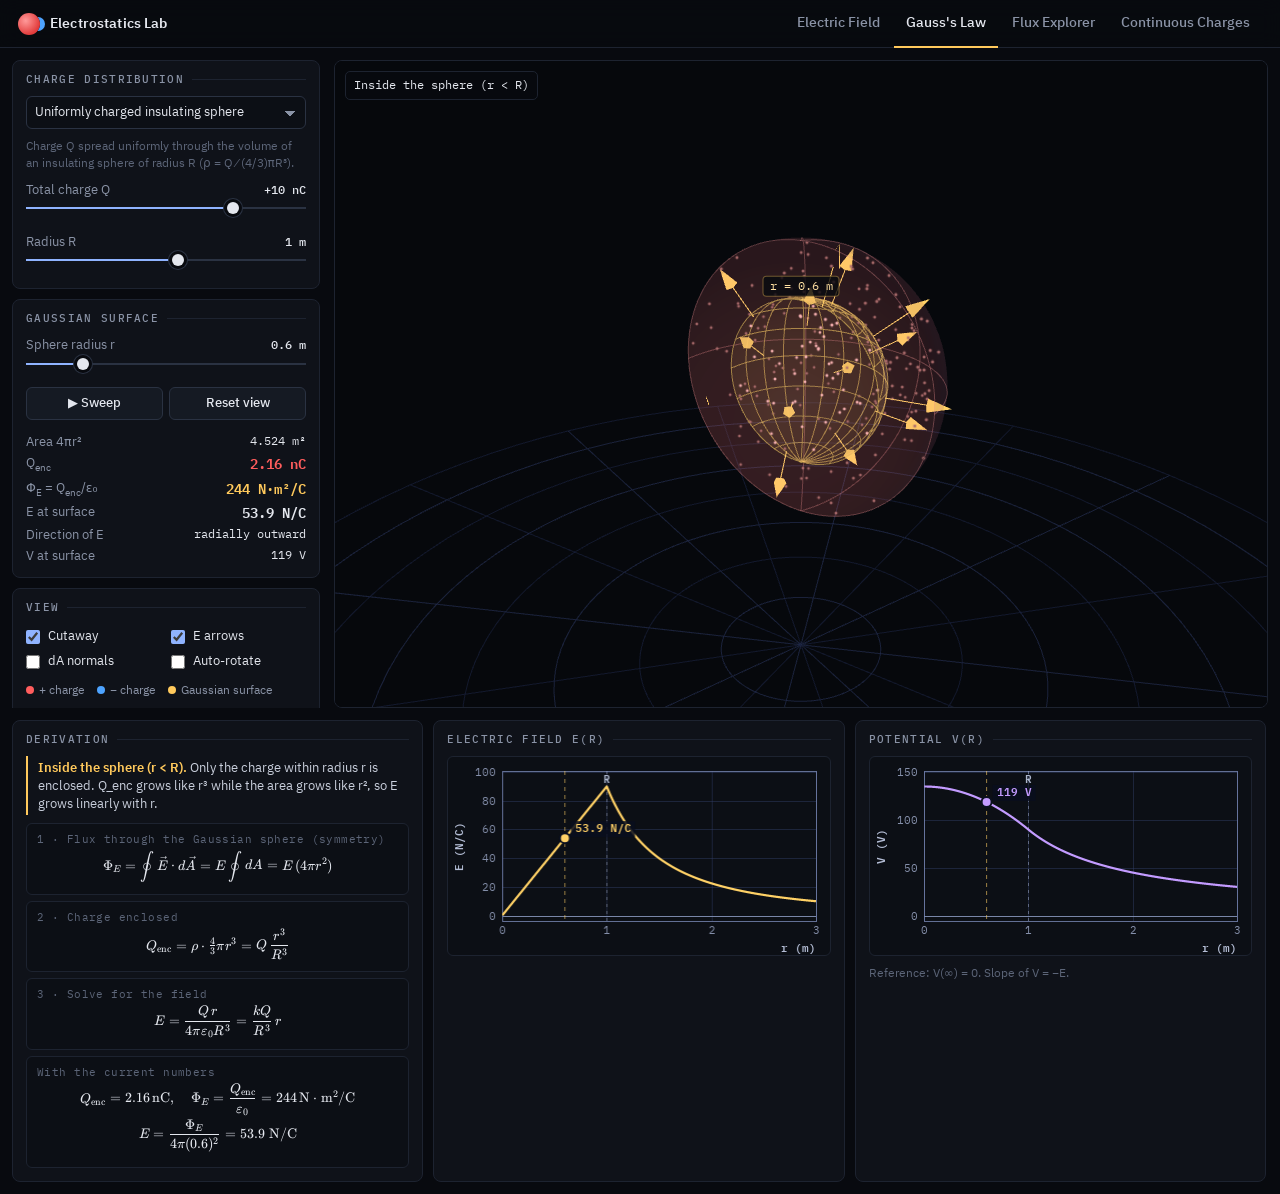
<file: gauss.html>
<!doctype html>
<html lang="en">
<head>
<meta charset="utf-8">
<meta name="viewport" content="width=device-width, initial-scale=1">
<title>Gauss's Law Lab</title>
<meta name="description" content="Interactive 3D Gauss's law simulator: spherical, cylindrical and planar symmetry, conductors, live E(r) and V(r) graphs.">
<link rel="stylesheet" href="vendor/katex/katex.min.css">
<link rel="stylesheet" href="css/style.css">
</head>
<body>
<header id="nav"></header>

<main class="lab three-col">
  <aside class="sidebar">

    <section class="panel">
      <h3><span class="dot"></span>Charge distribution</h3>
      <select id="caseSel" aria-label="Charge distribution">
        <optgroup label="Spherical symmetry">
          <option value="point">Point charge</option>
          <option value="solidSphere" selected>Uniformly charged insulating sphere</option>
          <option value="nonuniform">Non-uniform sphere, ρ = Ar</option>
          <option value="shell">Thin spherical shell</option>
          <option value="conductorSphere">Charged conducting sphere</option>
          <option value="shellCavity">Point charge inside conducting shell</option>
        </optgroup>
        <optgroup label="Cylindrical symmetry">
          <option value="line">Infinite line of charge</option>
          <option value="solidCyl">Infinite insulating cylinder</option>
          <option value="coax">Coaxial cable (conductors, ±λ)</option>
        </optgroup>
        <optgroup label="Planar symmetry">
          <option value="sheet">Infinite sheet of charge</option>
          <option value="slab">Thick slab, uniform ρ</option>
          <option value="conductorPlate">Charged conducting plate</option>
          <option value="capacitor">Parallel-plate capacitor</option>
        </optgroup>
      </select>
      <p class="hint" id="caseDesc" style="margin-top:8px"></p>
      <div id="paramBox"></div>
    </section>

    <section class="panel">
      <h3><span class="dot" style="background:var(--gauss);box-shadow:0 0 8px var(--gauss)"></span>Gaussian surface</h3>
      <div class="slider">
        <div class="top"><span id="rLabel">Radius r</span><b id="rSliderVal"></b></div>
        <input type="range" id="rSlider" min="0" max="3" step="0.005" value="1.5">
      </div>
      <div class="btn-group" style="margin-top:8px">
        <button class="btn" id="sweepBtn">▶ Sweep</button>
        <button class="btn" id="resetCam">Reset view</button>
      </div>
      <dl class="readout" style="margin-top:12px">
        <dt id="areaLabel">Surface area</dt><dd id="o_area">—</dd>
        <dt>Q<sub>enc</sub></dt><dd id="o_qenc" class="big">—</dd>
        <dt>Φ<sub>E</sub> = Q<sub>enc</sub>/ε₀</dt><dd id="o_flux" class="big hl-g">—</dd>
        <dt id="eLabel">E at surface</dt><dd id="o_E" class="big">—</dd>
        <dt>Direction of E</dt><dd id="o_dir">—</dd>
        <dt id="vLabel">V at surface</dt><dd id="o_V">—</dd>
      </dl>
    </section>

    <section class="panel">
      <h3><span class="dot" style="background:var(--equi);box-shadow:0 0 8px var(--equi)"></span>View</h3>
      <div class="checks">
        <label class="check"><input type="checkbox" id="optCut" checked> Cutaway</label>
        <label class="check"><input type="checkbox" id="optArrows" checked> E arrows</label>
        <label class="check"><input type="checkbox" id="optDA"> dA normals</label>
        <label class="check"><input type="checkbox" id="optRotate"> Auto-rotate</label>
      </div>
      <div class="legend" style="margin-top:8px">
        <span><i style="background:var(--pos)"></i>+ charge</span>
        <span><i style="background:var(--neg)"></i>− charge</span>
        <span><i style="background:var(--gauss)"></i>Gaussian surface</span>
        <span><i style="background:#57e389"></i>dA (area vector)</span>
      </div>
    </section>
  </aside>

  <div class="stage" id="stage">
    <canvas id="cv3d" aria-label="3D Gauss's law view"></canvas>
    <div class="hud tl" id="hudRegion"></div>
    <div class="label3d" id="gLabel">r</div>
  </div>

  <aside class="rightcol">
    <section class="panel">
      <h3><span class="dot" style="background:var(--gauss);box-shadow:0 0 8px var(--gauss)"></span>Derivation</h3>
      <div class="region" id="regionBox"></div>
      <div class="formula" style="margin-top:8px"><span class="cap" id="stepCap1">1 · Flux through the Gaussian surface (symmetry)</span><span id="f1"></span></div>
      <div class="formula"><span class="cap">2 · Charge enclosed</span><span id="f2"></span></div>
      <div class="formula"><span class="cap">3 · Solve for the field</span><span id="f3"></span></div>
      <div class="formula"><span class="cap">With the current numbers</span><span id="f4"></span></div>
    </section>
    <section class="panel">
      <h3><span class="dot" style="background:var(--gauss);box-shadow:0 0 8px var(--gauss)"></span><span id="gE_title">Electric field E(r)</span></h3>
      <div class="graph"><canvas id="graphE"></canvas></div>
    </section>
    <section class="panel">
      <h3><span class="dot" style="background:#c39bff;box-shadow:0 0 8px #c39bff"></span><span id="gV_title">Potential V(r)</span></h3>
      <div class="graph"><canvas id="graphV"></canvas></div>
      <p class="hint" id="vRefNote"></p>
    </section>
  </aside>
</main>

<script src="vendor/katex/katex.min.js"></script>
<script src="js/common.js"></script>
<script src="js/plot.js"></script>
<script type="module" src="js/gauss.js"></script>
</body>
</html>
</file>
<file: css/style.css>
/* ==========================================================
   Electrostatics Lab — shared styles
   Precision-instrument look: ink background, hairline rules,
   IBM Plex type, colour reserved for the physics.
   ========================================================== */
@font-face { font-family: "Plex Sans"; src: url(../vendor/fonts/ibm-plex-sans-latin-400-normal.woff2) format("woff2"); font-weight: 400; font-display: swap; }
@font-face { font-family: "Plex Sans"; src: url(../vendor/fonts/ibm-plex-sans-latin-500-normal.woff2) format("woff2"); font-weight: 500; font-display: swap; }
@font-face { font-family: "Plex Sans"; src: url(../vendor/fonts/ibm-plex-sans-latin-600-normal.woff2) format("woff2"); font-weight: 600 700; font-display: swap; }
@font-face { font-family: "Plex Mono"; src: url(../vendor/fonts/ibm-plex-mono-latin-400-normal.woff2) format("woff2"); font-weight: 400; font-display: swap; }
@font-face { font-family: "Plex Mono"; src: url(../vendor/fonts/ibm-plex-mono-latin-500-normal.woff2) format("woff2"); font-weight: 500; font-display: swap; }
@font-face { font-family: "Plex Mono"; src: url(../vendor/fonts/ibm-plex-mono-latin-600-normal.woff2) format("woff2"); font-weight: 600 700; font-display: swap; }

:root {
  --bg: #080a0f;
  --bg-2: #0c0f15;
  --panel: #0f1219;
  --panel-2: #151a23;
  --line: #1d2330;
  --line-2: #2a3242;
  --text: #e4e7ee;
  --muted: #8a93a6;
  --faint: #5c6578;
  --accent: #8fb3ff;
  --pos: #ff5d5d;
  --neg: #4da3ff;
  --gauss: #ffc95c;
  --equi: #57e389;
  --ok: #57e389;
  --warn: #ffb347;
  --radius: 8px;
  --mono: "Plex Mono", ui-monospace, SFMono-Regular, Menlo, Consolas, monospace;
  --sans: "Plex Sans", system-ui, -apple-system, "Segoe UI", Roboto, Helvetica, Arial, sans-serif;
  --nav-h: 48px;
}

* { box-sizing: border-box; }
html, body { margin: 0; padding: 0; }
body {
  background: var(--bg);
  color: var(--text);
  font-family: var(--sans);
  font-size: 14px;
  line-height: 1.45;
  -webkit-font-smoothing: antialiased;
}
a { color: var(--accent); text-decoration: none; }
h1, h2, h3, h4 { line-height: 1.2; margin: 0 0 .5em; font-weight: 600; }
p { margin: 0 0 .8em; }
code, .mono { font-family: var(--mono); }
::selection { background: rgba(143, 179, 255, .3); }

/* ---------- Top navigation ---------- */
.topnav {
  position: sticky; top: 0; z-index: 50;
  height: var(--nav-h);
  display: flex; align-items: stretch; gap: 24px;
  padding: 0 18px;
  background: rgba(8, 10, 15, .9);
  backdrop-filter: blur(10px); -webkit-backdrop-filter: blur(10px);
  border-bottom: 1px solid var(--line);
}
.brand { display: flex; align-items: center; gap: 10px; font-weight: 600; color: var(--text); white-space: nowrap; font-size: 14px; letter-spacing: .01em; }
.brand .logo {
  width: 22px; height: 22px; border-radius: 50%; position: relative; flex: none;
  background: radial-gradient(circle at 35% 35%, #ff9a9a, #e23c3c 70%);
  box-shadow: 9px 0 0 -4px var(--neg);
  font-size: 0;
}
.navlinks { display: flex; gap: 2px; margin-left: auto; align-items: stretch; }
.navlinks a {
  display: flex; align-items: center;
  color: var(--muted); padding: 0 12px; font-size: 13.5px; font-weight: 500;
  border-bottom: 2px solid transparent; margin-bottom: -1px;
  transition: color .15s, border-color .15s;
}
.navlinks a:hover { color: var(--text); }
.navlinks a.active { color: var(--text); border-bottom-color: var(--gauss); }
.menu-btn { display: none; margin: auto 0 auto auto; background: transparent; color: var(--text); border: 1px solid var(--line-2); border-radius: 6px; padding: 4px 10px; font-size: 16px; cursor: pointer; }

@media (max-width: 860px) {
  .menu-btn { display: block; }
  .navlinks { display: none; position: absolute; top: 100%; left: 0; right: 0; flex-direction: column; background: var(--bg); border-bottom: 1px solid var(--line); padding: 6px 10px; }
  .navlinks.open { display: flex; }
  .navlinks a { padding: 11px 8px; border-bottom: 0; border-left: 2px solid transparent; }
  .navlinks a.active { border-left-color: var(--gauss); }
}

/* ---------- Lab layout ---------- */
.lab {
  display: grid;
  grid-template-columns: 320px minmax(0, 1fr);
  gap: 12px;
  padding: 12px;
  height: calc(100vh - var(--nav-h));
  min-height: 560px;
}
.lab.lab-right { grid-template-columns: minmax(0, 1fr) 340px; }
.lab.wide-side { grid-template-columns: 340px minmax(0, 1fr); }
.sidebar, .rightcol {
  overflow-y: auto; overflow-x: hidden; min-height: 0;
  display: flex; flex-direction: column; gap: 10px;
  padding-right: 2px;
  scrollbar-width: thin; scrollbar-color: var(--line-2) transparent;
}
.stage {
  position: relative; min-width: 0; min-height: 0;
  border-radius: var(--radius);
  border: 1px solid var(--line);
  background: #06080c;
  overflow: hidden;
}
.stage canvas { display: block; width: 100%; height: 100%; touch-action: none; }

@media (max-width: 960px) {
  .lab, .lab.lab-right, .lab.wide-side { grid-template-columns: 1fr; height: auto; padding: 10px; }
  .stage { height: 66vh; min-height: 360px; order: -1; }
  .sidebar { overflow: visible; padding-right: 0; }
}

/* ---------- Panels & controls ---------- */
.panel {
  background: var(--panel);
  border: 1px solid var(--line);
  border-radius: var(--radius);
  padding: 12px 13px 13px;
}
.panel > h3 {
  font-family: var(--mono); font-weight: 500;
  font-size: 11px; letter-spacing: .12em; text-transform: uppercase; color: var(--muted);
  margin: 0 0 10px; display: flex; align-items: center; gap: 8px;
}
.panel > h3 .dot { display: none; }
.panel > h3::after { content: ""; flex: 1; height: 1px; background: var(--line); }

.row { display: flex; align-items: center; gap: 8px; flex-wrap: wrap; }
.row + .row { margin-top: 8px; }
.grow { flex: 1; }

.btn {
  appearance: none; border: 1px solid var(--line-2); background: var(--panel-2); color: var(--text);
  padding: 6px 10px; border-radius: 6px; font: inherit; font-size: 13px; font-weight: 500;
  cursor: pointer; transition: background .12s, border-color .12s;
  display: inline-flex; align-items: center; gap: 6px; justify-content: center; white-space: nowrap;
}
.btn:hover { background: #1c2230; border-color: #3a4459; }
.btn:active { transform: translateY(1px); }
.btn:focus-visible, input:focus-visible, select:focus-visible, .seg button:focus-visible { outline: 2px solid var(--accent); outline-offset: 2px; }
.btn.pos { color: #ffb4b4; border-color: rgba(255, 93, 93, .45); background: rgba(255, 93, 93, .08); }
.btn.pos:hover { background: rgba(255, 93, 93, .16); }
.btn.neg { color: #b3d8ff; border-color: rgba(77, 163, 255, .45); background: rgba(77, 163, 255, .08); }
.btn.neg:hover { background: rgba(77, 163, 255, .16); }
.btn.primary { background: var(--text); border-color: var(--text); color: #0a0d14; }
.btn.primary:hover { background: #fff; }
.btn.on { background: rgba(255, 201, 92, .12); border-color: rgba(255, 201, 92, .65); color: #ffe1a3; }
.btn.danger { color: #ff9f9f; }
.btn.small { padding: 3px 8px; font-size: 12px; }
.btn[disabled] { opacity: .45; cursor: not-allowed; }
.btn-group { display: grid; grid-template-columns: repeat(auto-fit, minmax(84px, 1fr)); gap: 6px; }

label { color: var(--muted); font-size: 12.5px; }
select, input[type=number], input[type=text] {
  background: var(--bg-2); color: var(--text); border: 1px solid var(--line-2);
  border-radius: 6px; padding: 6px 8px; font: inherit; font-size: 13px;
}
select {
  width: 100%; cursor: pointer; appearance: none; -webkit-appearance: none; padding-right: 28px;
  background-image: linear-gradient(45deg, transparent 50%, var(--muted) 50%), linear-gradient(135deg, var(--muted) 50%, transparent 50%);
  background-position: calc(100% - 15px) 52%, calc(100% - 10px) 52%;
  background-size: 5px 5px; background-repeat: no-repeat;
}
select option, select optgroup { background: var(--panel); color: var(--text); }
input[type=number] { font-family: var(--mono); }

.check { display: flex; align-items: center; gap: 8px; color: var(--text); font-size: 13px; cursor: pointer; padding: 3px 0; user-select: none; }
.check input { accent-color: var(--accent); width: 14px; height: 14px; cursor: pointer; margin: 0; }
.check .swatch { width: 14px; height: 2px; border-radius: 1px; flex: none; }
.checks { display: grid; grid-template-columns: 1fr 1fr; gap: 0 10px; }

.slider { margin-top: 8px; }
.slider .top { display: flex; justify-content: space-between; align-items: baseline; font-size: 12.5px; color: var(--muted); }
.slider .top b { color: var(--text); font-family: var(--mono); font-weight: 500; font-size: 12px; }
input[type=range] { -webkit-appearance: none; appearance: none; width: 100%; height: 20px; background: transparent; cursor: pointer; margin: 0; }
input[type=range]::-webkit-slider-runnable-track { height: 2px; background: linear-gradient(90deg, var(--accent) var(--fill, 50%), var(--line-2) var(--fill, 50%)); }
input[type=range]::-moz-range-track { height: 2px; background: var(--line-2); }
input[type=range]::-moz-range-progress { height: 2px; background: var(--accent); }
input[type=range]::-webkit-slider-thumb { -webkit-appearance: none; width: 12px; height: 12px; border-radius: 50%; background: var(--text); margin-top: -5px; border: 0; box-shadow: 0 0 0 3px var(--bg), 0 0 0 4px var(--line-2); }
input[type=range]::-moz-range-thumb { width: 12px; height: 12px; border-radius: 50%; background: var(--text); border: 0; }
input[type=range]:hover::-webkit-slider-thumb { box-shadow: 0 0 0 3px var(--bg), 0 0 0 4px var(--accent); }

.seg { display: flex; background: var(--bg-2); border: 1px solid var(--line-2); border-radius: 6px; padding: 2px; gap: 2px; }
.seg button { flex: 1; background: transparent; border: 0; color: var(--muted); padding: 5px 8px; border-radius: 4px; font: inherit; font-size: 12.5px; font-weight: 500; cursor: pointer; }
.seg button:hover { color: var(--text); }
.seg button.active { background: var(--panel-2); color: var(--text); box-shadow: inset 0 0 0 1px var(--line-2); }

/* ---------- Readouts ---------- */
.readout { display: grid; grid-template-columns: auto 1fr; gap: 3px 12px; font-size: 12.5px; margin: 0; }
.readout dt { color: var(--muted); }
.readout dd { margin: 0; font-family: var(--mono); text-align: right; color: var(--text); font-size: 12px; white-space: nowrap; overflow: hidden; text-overflow: ellipsis; }
.readout .big { font-size: 13.5px; font-weight: 600; }
.hl-pos { color: var(--pos) !important; }
.hl-neg { color: var(--neg) !important; }
.hl-g { color: var(--gauss) !important; }
.hl-ok { color: var(--ok) !important; }
.hl-warn { color: var(--warn) !important; }

.hint { color: var(--faint); font-size: 12px; margin: 8px 0 0; }
.hint:empty { display: none; }
kbd { font-family: var(--mono); font-size: 10.5px; border: 1px solid var(--line-2); border-radius: 3px; padding: 0 4px; color: var(--muted); }

.formula { background: var(--bg-2); border: 1px solid var(--line); border-radius: 6px; padding: 8px 10px; overflow-x: auto; overflow-y: hidden; }
.formula + .formula { margin-top: 6px; }
.formula .katex { font-size: 1.02em; }
.formula .cap { display: block; color: var(--faint); font-family: var(--mono); font-size: 10.5px; letter-spacing: .04em; margin-bottom: 2px; }
.katex-display { margin: .25em 0 !important; }

details.notes summary { cursor: pointer; color: var(--muted); font-family: var(--mono); font-size: 11px; letter-spacing: .12em; text-transform: uppercase; list-style: none; display: flex; align-items: center; gap: 8px; }
details.notes summary::-webkit-details-marker { display: none; }
details.notes summary::before { content: "+"; width: 10px; }
details.notes[open] summary::before { content: "−"; }
details.notes[open] summary { margin-bottom: 10px; }

/* ---------- Canvas overlays ---------- */
.hud {
  position: absolute; pointer-events: none;
  background: rgba(8, 10, 15, .8); border: 1px solid var(--line);
  border-radius: 5px; padding: 5px 8px; font-family: var(--mono); font-size: 11.5px; color: var(--text);
}
.hud:empty { display: none; }
.hud.bl { left: 10px; bottom: 10px; }
.hud.br { right: 10px; bottom: 10px; color: var(--muted); }
.hud.tl { left: 10px; top: 10px; }
.hud.tr { right: 10px; top: 10px; }
.hud .k { color: var(--faint); }
.toolbar { position: absolute; top: 10px; right: 10px; display: flex; gap: 6px; }
.toolbar .btn { background: rgba(8, 10, 15, .8); }
.toast {
  position: absolute; left: 50%; top: 12px; transform: translateX(-50%);
  background: rgba(8, 10, 15, .9); border: 1px solid rgba(255, 201, 92, .55); color: #ffe1a3;
  padding: 5px 12px; border-radius: 5px; font-size: 12.5px; pointer-events: none; opacity: 0; transition: opacity .2s; white-space: nowrap;
}
.toast.show { opacity: 1; }

/* ---------- Tables ---------- */
table.data { width: 100%; border-collapse: collapse; font-size: 12px; }
table.data th { color: var(--faint); font-weight: 500; text-align: left; padding: 4px 5px; border-bottom: 1px solid var(--line); font-size: 11px; }
table.data td { padding: 5px; border-bottom: 1px solid var(--line); font-family: var(--mono); font-size: 11.5px; }
table.data tr.sel td { background: rgba(143, 179, 255, .07); }
table.data tbody tr { cursor: pointer; }
table.data tbody tr:hover td { background: rgba(255, 255, 255, .02); }
table.data td.r, table.data th.r { text-align: right; }

/* ---------- Graphs ---------- */
.graph { position: relative; height: 200px; background: var(--bg-2); border: 1px solid var(--line); border-radius: 6px; }
.graph canvas { width: 100%; height: 100%; display: block; }
.legend { display: flex; gap: 12px; flex-wrap: wrap; font-size: 11.5px; color: var(--muted); }
.legend span { display: inline-flex; align-items: center; gap: 5px; }
.legend i { width: 8px; height: 8px; border-radius: 50%; display: inline-block; }

/* ---------- Gauss / three-column labs ---------- */
.lab.three-col { grid-template-columns: 310px minmax(0, 1fr) 370px; }
.label3d { position: absolute; pointer-events: none; font-family: var(--mono); font-size: 11.5px; color: #ffe1a3; background: rgba(8, 10, 15, .8); border: 1px solid rgba(255, 201, 92, .4); padding: 1px 6px; border-radius: 4px; transform: translate(-50%, -50%); white-space: nowrap; }
.region { font-size: 12.5px; color: #c9cfdc; border-left: 2px solid var(--gauss); padding: 2px 0 2px 10px; margin-bottom: 8px; }
.region b { color: var(--gauss); font-weight: 600; }
@media (max-width: 1280px) {
  .lab.three-col { grid-template-columns: 310px minmax(0, 1fr); height: auto; }
  .lab.three-col .stage { height: 72vh; min-height: 460px; }
  .lab.three-col .sidebar { max-height: 72vh; }
  .lab.three-col .rightcol { grid-column: 1 / -1; display: grid; grid-template-columns: repeat(auto-fit, minmax(320px, 1fr)); overflow: visible; }
}
@media (max-width: 960px) {
  .lab.three-col { grid-template-columns: 1fr; }
  .lab.three-col .sidebar { max-height: none; }
  .lab.three-col .rightcol { grid-template-columns: 1fr; }
}

/* ---------- Home ---------- */
.home { max-width: 1240px; margin: 0 auto; padding: 36px 20px 40px; }
.home-head { display: flex; align-items: baseline; justify-content: space-between; gap: 16px; flex-wrap: wrap; margin-bottom: 20px; }
.home-head h1 { font-size: 22px; margin: 0; letter-spacing: -.01em; }
.home-head p { margin: 0; color: var(--muted); font-family: var(--mono); font-size: 12px; letter-spacing: .04em; }
.tiles { display: grid; grid-template-columns: repeat(2, minmax(0, 1fr)); gap: 12px; }
.tile {
  display: flex; flex-direction: column; color: var(--text);
  background: var(--panel); border: 1px solid var(--line); border-radius: var(--radius);
  overflow: hidden; transition: border-color .15s;
}
.tile:hover { border-color: #3a4459; }
.tile:hover .go { color: var(--gauss); transform: translateX(3px); }
.tile canvas { display: block; width: 100%; aspect-ratio: 16 / 8; background: #06080c; border-bottom: 1px solid var(--line); }
.tile-body { display: flex; align-items: baseline; gap: 14px; padding: 12px 14px 14px; }
.tile-body .num { font-family: var(--mono); font-size: 11px; color: var(--faint); }
.tile-body h2 { font-size: 16px; margin: 0 0 2px; }
.tile-body p { margin: 0; color: var(--muted); font-size: 13px; }
.tile-body .go { margin-left: auto; color: var(--muted); font-size: 16px; transition: color .15s, transform .15s; }
@media (max-width: 760px) { .tiles { grid-template-columns: 1fr; } .home { padding-top: 22px; } }

@media (max-width: 560px) {
  .hud.br { display: none; }
  .hud { font-size: 11px; }
}
</file>
